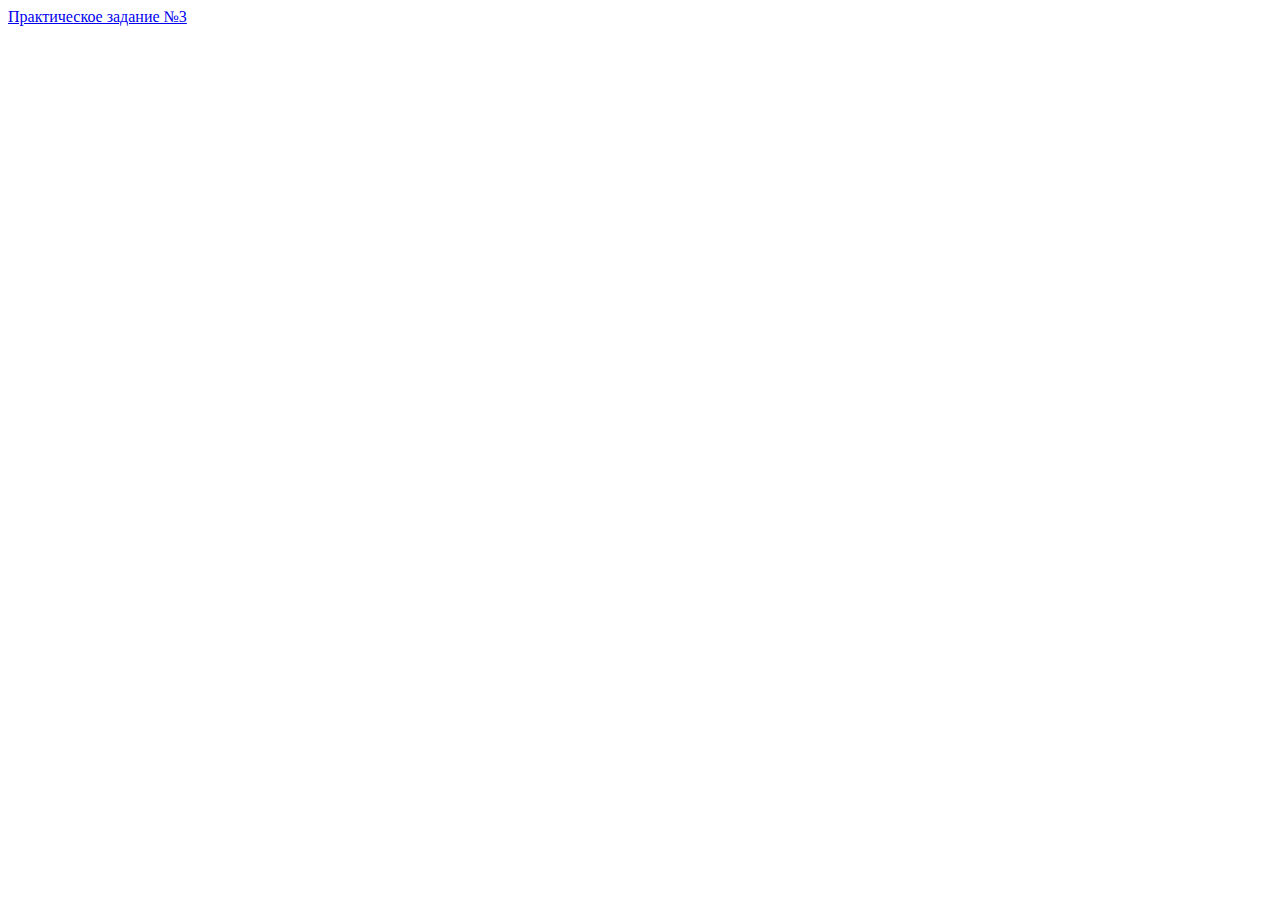
<file: index.html>
<!DOCTYPE html>
<html lang="en">
  <head>
    <meta charset="UTF-8" />
    <meta name="viewport" content="width=device-width, initial-scale=1.0" />
    <title>Document</title>
  </head>
  <body>
    <a href="task3.html">Практическое задание №3</a>
  </body>
</html>
</file>
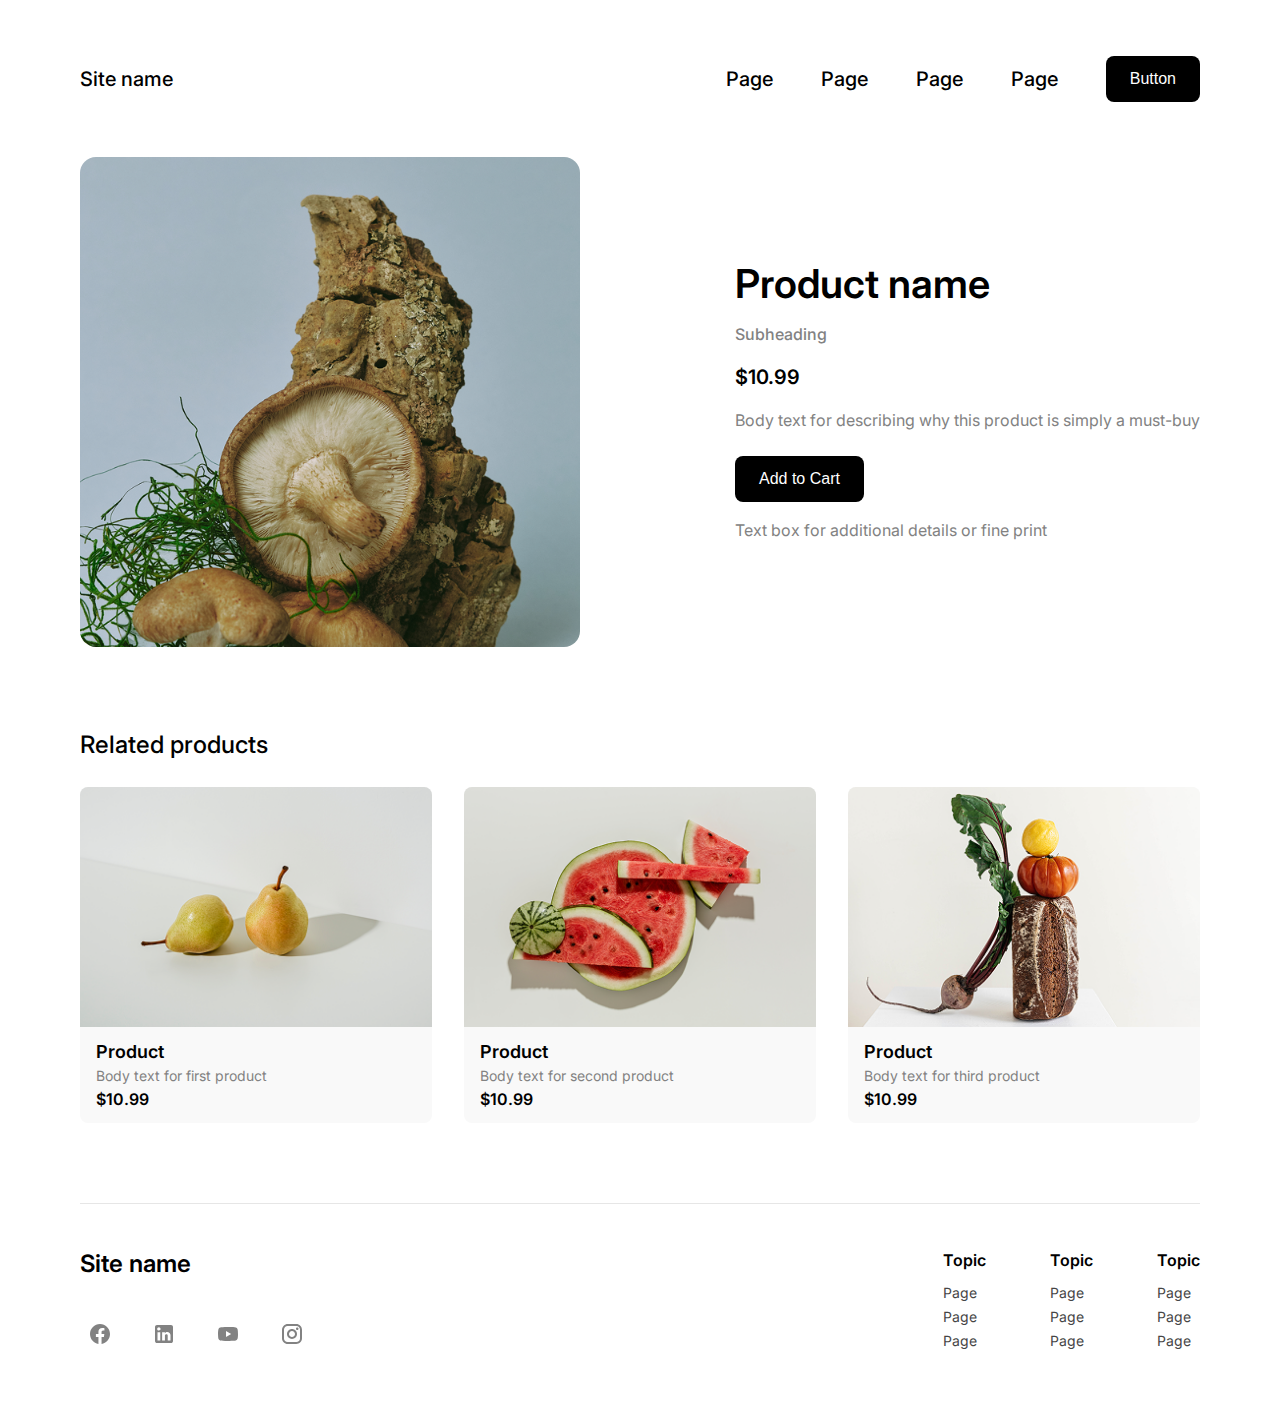
<file: task3.html>
<!DOCTYPE html>
<html lang="en">
  <head>
    <meta charset="UTF-8" />
    <meta name="viewport" content="width=device-width, initial-scale=1.0" />
    <title>Product Page</title>
    <link rel="stylesheet" href="reset.css" />
    <link rel="stylesheet" href="style.css" />
  </head>
  <body>
    <header>
      <a class="logo" href="#">Site name</a>
      <nav>
        <a href="#">Page</a>
        <a href="#">Page</a>
        <a href="#">Page</a>
        <a href="#">Page</a>
        <button>Button</button>
      </nav>
    </header>

    <main>
      <section class="hero-product">
        <img src="mushrooms.png" alt="Mushrooms" />
        <div class="hero-product-description">
          <h1>Product name</h1>
          <h2>Subheading</h2>
          <p class="hero-product-price">$10.99</p>
          <p class="hero-product-about">
            Body text for describing why this product is simply a must-buy
          </p>
          <button>Add to Cart</button>
          <p class="hero-product-additional-details">
            Text box for additional details or fine print
          </p>
        </div>
      </section>

      <section class="products">
        <h2>Related products</h2>
        <div class="product-cards">
          <figure class="product-card">
            <img src="pineaples.png" alt="Pineapples" />
            <figcaption>
              <h3>Product</h3>
              <p class="product-card-about">Body text for first product</p>
              <p class="product-card-price">$10.99</p>
            </figcaption>
          </figure>

          <figure class="product-card">
            <img src="watermelon.png" alt="Watermelon" />
            <figcaption>
              <h3>Product</h3>
              <p class="product-card-about">Body text for second product</p>
              <p class="product-card-price">$10.99</p>
            </figcaption>
          </figure>

          <figure class="product-card">
            <img src="bread.png" alt="Bread" />
            <figcaption>
              <h3>Product</h3>
              <p class="product-card-about">Body text for third product</p>
              <p class="product-card-price">$10.99</p>
            </figcaption>
          </figure>
        </div>
      </section>
    </main>

    <footer>
      <div class="footer-info">
        <h2>Site name</h2>
        <div class="social-media">
          <a href="#"><img src="facebook.svg" alt="Facebook" /></a>
          <a href="#"><img src="linkedin.svg" alt="LinkedIn" /></a>
          <a href="#"><img src="youtube.svg" alt="YouTube" /></a>
          <a href="#"><img src="instagram.svg" alt="Instagram" /></a>
        </div>
      </div>

      <div class="footer-links">
        <div class="footer-links-list">
          <h3>Topic</h3>
          <ul>
            <li><a href="#">Page</a></li>
            <li><a href="#">Page</a></li>
            <li><a href="#">Page</a></li>
          </ul>
        </div>
        <div class="footer-links-list">
          <h3>Topic</h3>
          <ul>
            <li><a href="#">Page</a></li>
            <li><a href="#">Page</a></li>
            <li><a href="#">Page</a></li>
          </ul>
        </div>
        <div class="footer-links-list">
          <h3>Topic</h3>
          <ul>
            <li><a href="#">Page</a></li>
            <li><a href="#">Page</a></li>
            <li><a href="#">Page</a></li>
          </ul>
        </div>
      </div>
    </footer>
  </body>
</html>
</file>
<file: style.css>
@import url("https://fonts.googleapis.com/css2?family=Inter:wght@400;500;600&display=swap");

* {
  box-sizing: border-box;
}

body {
  font-family: "Inter", sans-serif;
  max-width: 1440px;
  margin: 0 auto;
  padding: 56px 80px;
  background: white;
}

header {
  display: flex;
  justify-content: space-between;
  align-items: center;
}

.logo,
header nav a {
  color: black;
  text-decoration: none;
  font-weight: 500;
  font-size: 20px;
  line-height: 150%;
}

header nav {
  display: flex;
  gap: 48px;
  align-items: center;
}

header button,
.hero-product-description button {
  background: black;
  color: white;
  padding: 14px 24px;
  border-radius: 8px;
  border: none;
  cursor: pointer;
  font-size: 16px;
  font-weight: 500;
}

.hero-product {
  margin: 55px 0 80px;
  display: flex;
  justify-content: space-between;
  gap: 40px;
}

.hero-product img {
  width: 500px;
  height: auto;
  object-fit: cover;
  border-radius: 16px;
}

.hero-product-description {
  display: flex;
  flex-direction: column;
  justify-content: center;
  gap: 16px;
  max-width: 515px;
}

h1 {
  font-size: 40px;
  font-weight: 600;
  line-height: 110%;
}

.hero-product-description h2,
.hero-product-price,
.products h2 {
  font-size: 24px;
  font-weight: 500;
  line-height: 150%;
}

.hero-product-description h2,
.hero-product-about,
.hero-product-additional-details {
  color: #828282;
  font-size: 16px;
  line-height: 150%;
}

.hero-product-price {
  color: black;
  font-weight: 600;
  font-size: 20px;
}

.hero-product-description button {
  width: fit-content;
  margin-top: 8px;
}

.products h2 {
  margin-bottom: 24px;
}

.product-cards {
  display: flex;
  gap: 32px;
  margin-bottom: 80px;
}

.product-card {
  flex: 1;
  display: flex;
  flex-direction: column;
  border-radius: 8px;
  overflow: hidden;
  background: #f9f9f9;
}

.product-card img {
  width: 100%;
  height: 240px;
  object-fit: cover;
}

.product-card figcaption {
  padding: 16px;
  display: flex;
  flex-direction: column;
  gap: 8px;
}

.product-card h3 {
  font-weight: 600;
  font-size: 18px;
  margin: 0;
}

.product-card-about {
  font-size: 14px;
  color: #828282;
}

.product-card-price {
  font-size: 16px;
  font-weight: 600;
  margin-top: auto;
}

footer {
  display: flex;
  justify-content: space-between;
  border-top: 1px solid #e6e6e6;
  padding-top: 48px;
  margin-top: 40px;
  gap: 32px;
}

.footer-info {
  display: flex;
  flex-direction: column;
  justify-content: space-between;
}

.footer-info h2 {
  font-size: 24px;
  font-weight: 600;
}

.social-media {
  display: flex;
  align-items: center;
  gap: 24px;
  margin-top: 16px;
}

.social-media img:hover {
  filter: brightness(50%);
}

.footer-links {
  display: flex;
  gap: 64px;
}

.footer-links-list h3 {
  font-weight: 600;
  margin-bottom: 16px;
}

.footer-links-list ul {
  list-style: none;
  padding: 0;
  margin: 0;
}

.footer-links-list li {
  margin-bottom: 8px;
}

.footer-links-list a {
  text-decoration: none;
  color: #454545;
  font-size: 14px;
}
</file>
